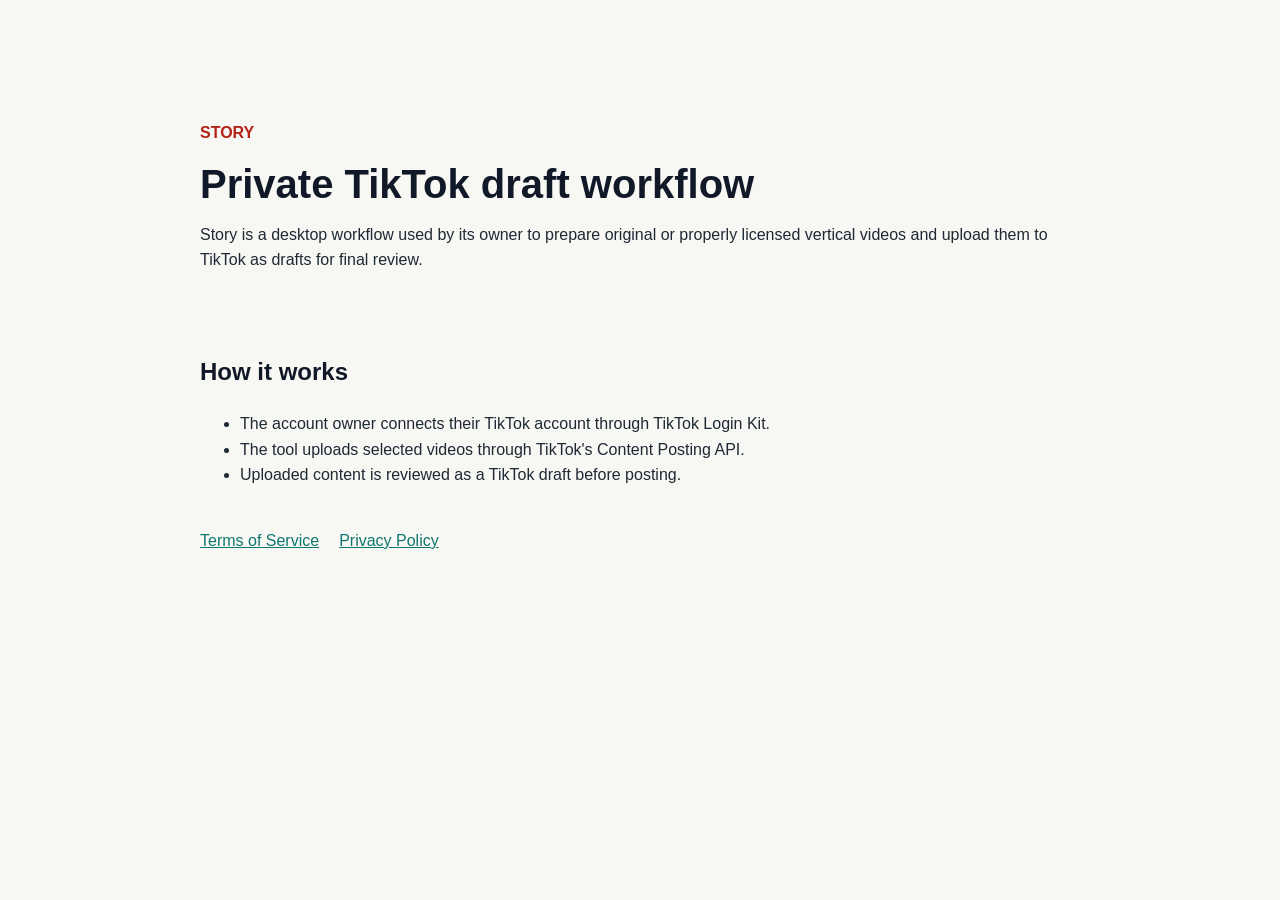
<file: index.html>
<!doctype html>
<html lang="en">
  <head>
    <meta charset="utf-8">
    <meta name="viewport" content="width=device-width, initial-scale=1">
    <title>Story Content Workflow</title>
    <meta name="description" content="A private desktop workflow for preparing licensed videos and uploading TikTok drafts.">
    <link rel="stylesheet" href="styles.css">
  </head>
  <body>
    <main>
      <section class="hero">
        <p class="eyebrow">Story</p>
        <h1>Private TikTok draft workflow</h1>
        <p>
          Story is a desktop workflow used by its owner to prepare original or properly licensed
          vertical videos and upload them to TikTok as drafts for final review.
        </p>
      </section>

      <section>
        <h2>How it works</h2>
        <ul>
          <li>The account owner connects their TikTok account through TikTok Login Kit.</li>
          <li>The tool uploads selected videos through TikTok's Content Posting API.</li>
          <li>Uploaded content is reviewed as a TikTok draft before posting.</li>
        </ul>
      </section>

      <nav>
        <a href="terms.html">Terms of Service</a>
        <a href="privacy.html">Privacy Policy</a>
      </nav>
    </main>
  </body>
</html>
</file>
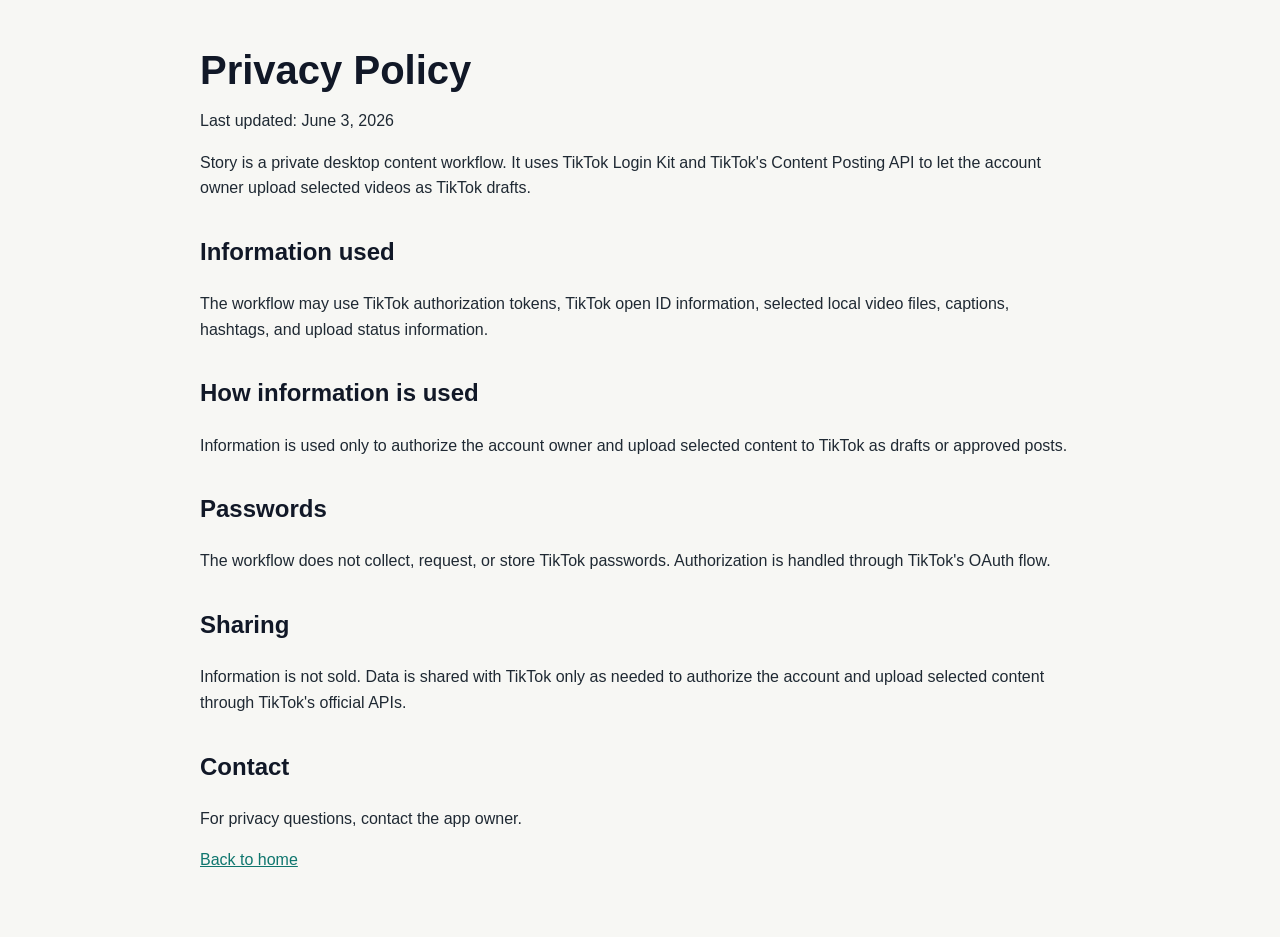
<file: privacy.html>
<!doctype html>
<html lang="en">
  <head>
    <meta charset="utf-8">
    <meta name="viewport" content="width=device-width, initial-scale=1">
    <title>Privacy Policy | Story</title>
    <link rel="stylesheet" href="styles.css">
  </head>
  <body>
    <main>
      <h1>Privacy Policy</h1>
      <p>Last updated: June 3, 2026</p>
      <p>
        Story is a private desktop content workflow. It uses TikTok Login Kit and TikTok's Content
        Posting API to let the account owner upload selected videos as TikTok drafts.
      </p>
      <h2>Information used</h2>
      <p>
        The workflow may use TikTok authorization tokens, TikTok open ID information, selected local
        video files, captions, hashtags, and upload status information.
      </p>
      <h2>How information is used</h2>
      <p>
        Information is used only to authorize the account owner and upload selected content to TikTok
        as drafts or approved posts.
      </p>
      <h2>Passwords</h2>
      <p>
        The workflow does not collect, request, or store TikTok passwords. Authorization is handled
        through TikTok's OAuth flow.
      </p>
      <h2>Sharing</h2>
      <p>
        Information is not sold. Data is shared with TikTok only as needed to authorize the account
        and upload selected content through TikTok's official APIs.
      </p>
      <h2>Contact</h2>
      <p>For privacy questions, contact the app owner.</p>
      <p><a href="index.html">Back to home</a></p>
    </main>
  </body>
</html>
</file>
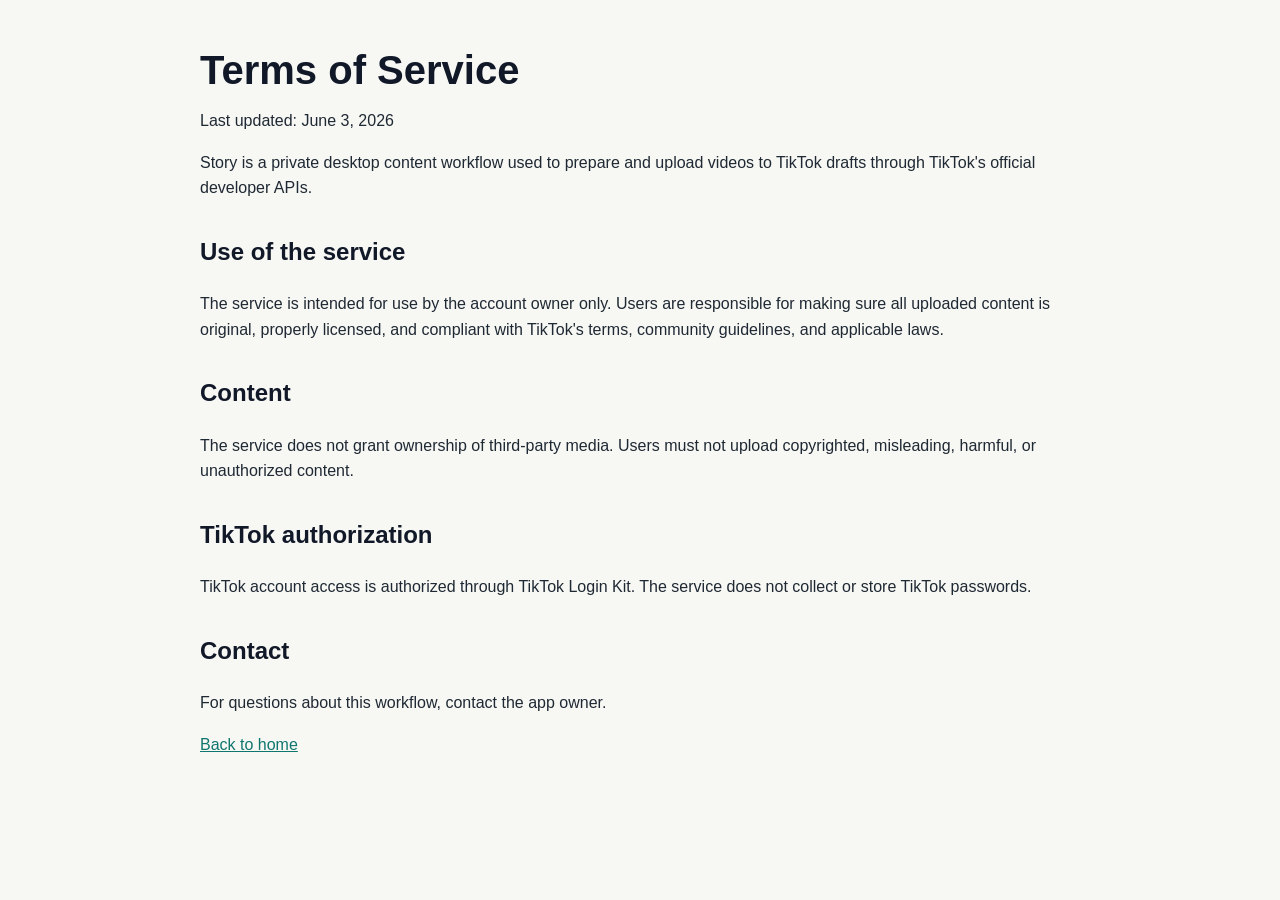
<file: terms.html>
<!doctype html>
<html lang="en">
  <head>
    <meta charset="utf-8">
    <meta name="viewport" content="width=device-width, initial-scale=1">
    <title>Terms of Service | Story</title>
    <link rel="stylesheet" href="styles.css">
  </head>
  <body>
    <main>
      <h1>Terms of Service</h1>
      <p>Last updated: June 3, 2026</p>
      <p>
        Story is a private desktop content workflow used to prepare and upload videos to TikTok
        drafts through TikTok's official developer APIs.
      </p>
      <h2>Use of the service</h2>
      <p>
        The service is intended for use by the account owner only. Users are responsible for making
        sure all uploaded content is original, properly licensed, and compliant with TikTok's terms,
        community guidelines, and applicable laws.
      </p>
      <h2>Content</h2>
      <p>
        The service does not grant ownership of third-party media. Users must not upload copyrighted,
        misleading, harmful, or unauthorized content.
      </p>
      <h2>TikTok authorization</h2>
      <p>
        TikTok account access is authorized through TikTok Login Kit. The service does not collect or
        store TikTok passwords.
      </p>
      <h2>Contact</h2>
      <p>For questions about this workflow, contact the app owner.</p>
      <p><a href="index.html">Back to home</a></p>
    </main>
  </body>
</html>
</file>
<file: styles.css>
* {
  box-sizing: border-box;
}

body {
  margin: 0;
  background: #f7f7f4;
  color: #1f2933;
  font-family: Arial, Helvetica, sans-serif;
  line-height: 1.6;
}

main {
  width: min(880px, calc(100% - 32px));
  margin: 0 auto;
  padding: 48px 0;
}

.hero {
  padding: 56px 0 32px;
}

.eyebrow {
  color: #b42318;
  font-weight: 700;
  letter-spacing: 0;
  text-transform: uppercase;
}

h1 {
  margin: 0 0 16px;
  color: #111827;
  font-size: 40px;
  line-height: 1.1;
}

h2 {
  margin-top: 32px;
  color: #111827;
}

a {
  color: #0f766e;
}

nav {
  display: flex;
  gap: 20px;
  flex-wrap: wrap;
  margin-top: 40px;
}
</file>
